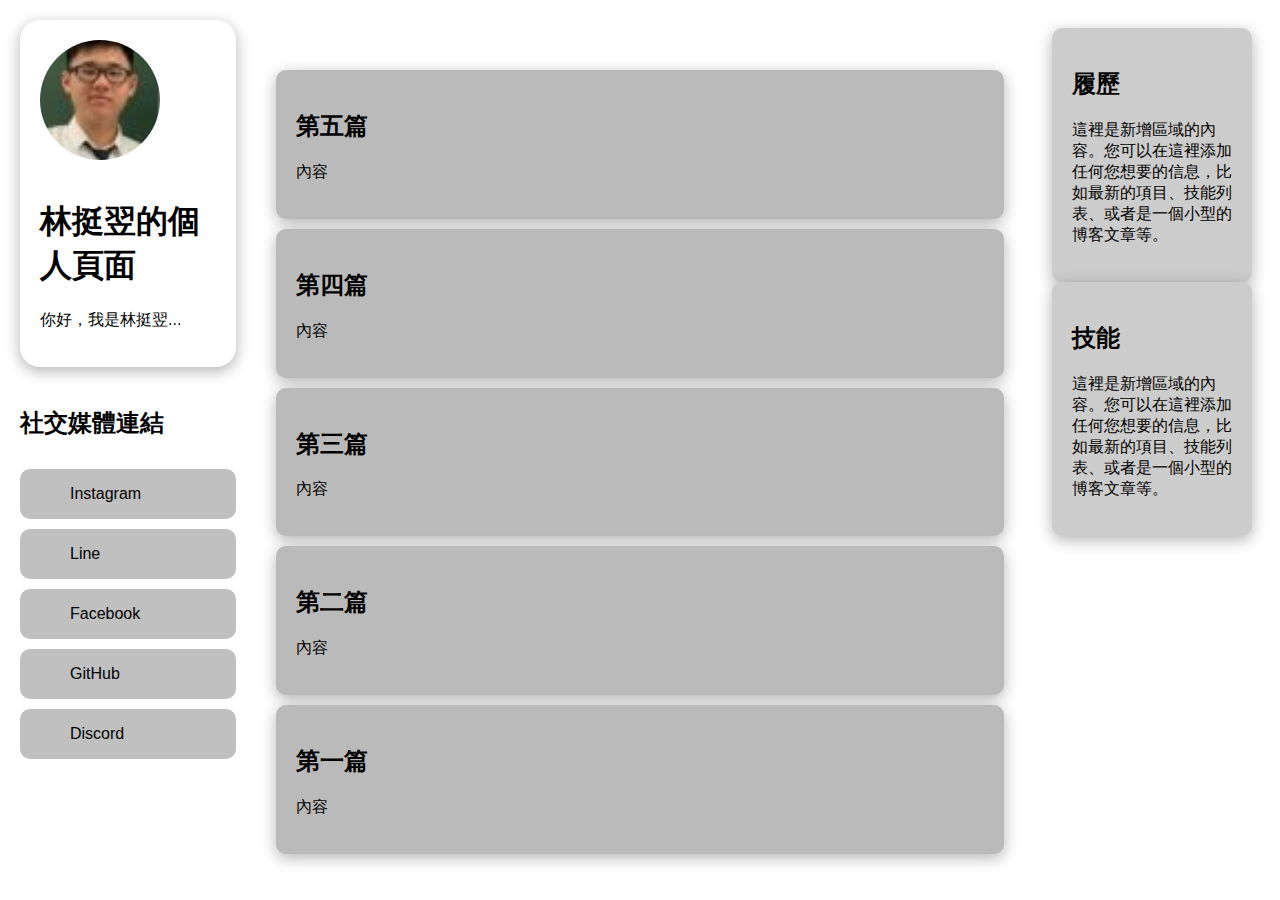
<file: 個人網頁/index.html>
<!DOCTYPE html>
<html lang="en">
<head>
    <meta charset="UTF-8">
    <title>個人網頁</title>
</head>
    <frameset cols="2,6,2" frameborder='0'>
    <frame src="list.html" name="list">
    <frame src="body.html" name="body">
    <frame src="right.html" name="right">
    </frameset>
</html>
<!-- http://www.slime.com.tw/teach/handbook/test10.html 分割畫面-->
<!-- https://www.fooish.com/html/frameset-frame-tag.html html用法 -->
</file>
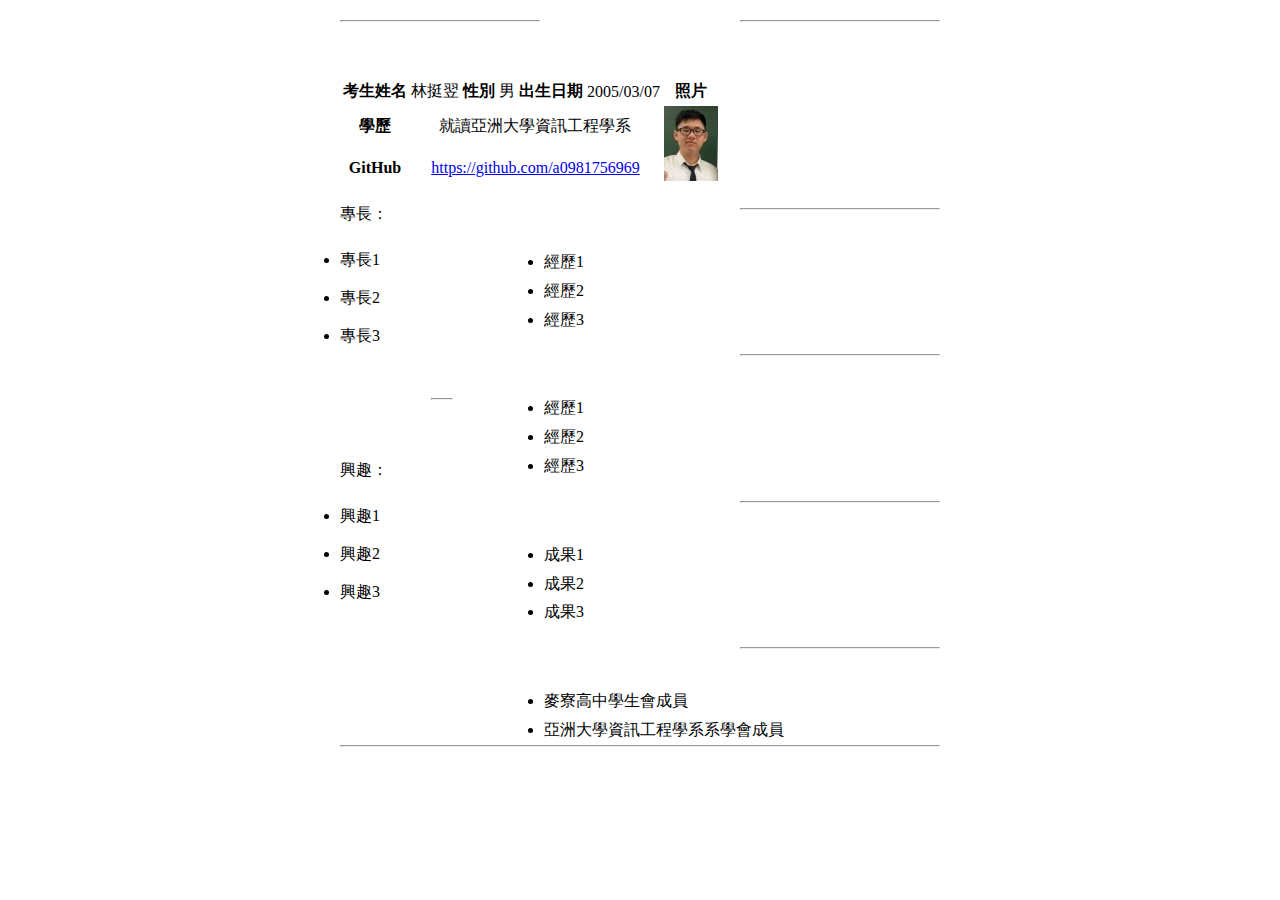
<file: 個人介紹/個人介紹.html>
<!doctype html>
<html lang="en">
    <head>
        <title>個人履歷</title>
        <!-- Required meta tags -->
        <meta charset="utf-8" />
        <meta
            name="viewport"
            content="width=device-width, initial-scale=1, shrink-to-fit=no"
        />

        <!-- Bootstrap CSS v5.2.1 -->
        <link
            href="https://cdn.jsdelivr.net/npm/bootstrap@5.3.2/dist/css/bootstrap.min.css"
            rel="stylesheet"
            integrity="sha384-T3c6CoIi6uLrA9TneNEoa7RxnatzjcDSCmG1MXxSR1GAsXEV/Dwwykc2MPK8M2HN"
            crossorigin="anonymous"
        />
        <link href="個人介紹.css" rel="stylesheet" />
    </head>
    <body>
        <header>
            <hr class="border border-danger border-2 opacity-50 lefth">
            <hr class="border border-danger border-2 opacity-50 righth">
            <h3 class="p-3 mb-2 bg-primary text-white h3">基本資料</h3>
            
        </header>
        <main>
            <table class="tablea table table-bordered border-secondary">
                <br/>
                <tr>
                    <th>考生姓名</th>
                    <td>林挺翌</td>
                    <th>性別</th>
                    <td>男</td>
                    <th>出生日期</th>
                    <td>2005/03/07</td>
                    <th>照片</th>
                </tr>
                <tr>
                    <th>學歷</th>
                    <td colspan="5">就讀亞洲大學資訊工程學系</td>
                    <td rowspan="2"><img src="個人介紹.jpg"></img></td>
                </tr>
                <tr>
                    <th>GitHub</th>
                    <td colspan="5"><a href="https://github.com/a0981756969">https://github.com/a0981756969</a></td>
                </tr>
            </table>
        </main>
        <footer>
            <div class="left">
                <p>專長：</p>
                    <li class="fw-bold fs-6 li">專長1</li>
                    <li class="fw-bold fs-6 li">專長2</li>
                    <li class="fw-bold fs-6 li">專長3</li>
                <br/>
                <br/>
                <hr class="border border-danger border-2 opacity-50 left1">
                <br/>
                <br/>
                <p>興趣：</p>
                    <li class="fw-bold fs-6 li">興趣1</li>
                    <li class="fw-bold fs-6 li">興趣2</li>
                    <li class="fw-bold fs-6 li">興趣3</li>
            </div>
            <div class="right">
                <hr class="border border-danger border-2 opacity-50 righth righth1">
                <h3 class="p-3 mb-2 bg-primary text-white h3 h3r">各項經歷</h3>
                    <li class="fw-bold fs-6 li2">經歷1</li>
                    <li class="fw-bold fs-6 li2">經歷2</li>
                    <li class="fw-bold fs-6 li2">經歷3</li>
                <hr class="border border-danger border-2 opacity-50 righth righth1">
                <h3 class="p-3 mb-2 bg-primary text-white h3 h3r">實務/研究經歷</h3>
                    <li class="fw-bold fs-6 li2">經歷1</li>
                    <li class="fw-bold fs-6 li2">經歷2</li>
                    <li class="fw-bold fs-6 li2">經歷3</li>
                <hr class="border border-danger border-2 opacity-50 righth righth1">
                <h3 class="p-3 mb-2 bg-primary text-white h3 h3r">學習成果</h3>
                    <li class="fw-bold fs-6 li2">成果1</li>
                    <li class="fw-bold fs-6 li2">成果2</li>
                    <li class="fw-bold fs-6 li2">成果3</li>
                <hr class="border border-danger border-2 opacity-50 righth righth1">
                <h3 class="p-3 mb-2 bg-primary text-white h3 h3r">社團經歷</h3>
                    <li class="fw-bold fs-6 li2">麥寮高中學生會成員</li>
                    <li class="fw-bold fs-6 li2">亞洲大學資訊工程學系系學會成員</li>
            </div>  
            <hr class="border border-danger border-2 opacity-50">
        </footer>
        <!-- Bootstrap JavaScript Libraries -->
        <script
            src="https://cdn.jsdelivr.net/npm/@popperjs/core@2.11.8/dist/umd/popper.min.js"
            integrity="sha384-I7E8VVD/ismYTF4hNIPjVp/Zjvgyol6VFvRkX/vR+Vc4jQkC+hVqc2pM8ODewa9r"
            crossorigin="anonymous"
        ></script>

        <script
            src="https://cdn.jsdelivr.net/npm/bootstrap@5.3.2/dist/js/bootstrap.min.js"
            integrity="sha384-BBtl+eGJRgqQAUMxJ7pMwbEyER4l1g+O15P+16Ep7Q9Q+zqX6gSbd85u4mG4QzX+"
            crossorigin="anonymous"
        ></script>
    </body>
</html>
</file>
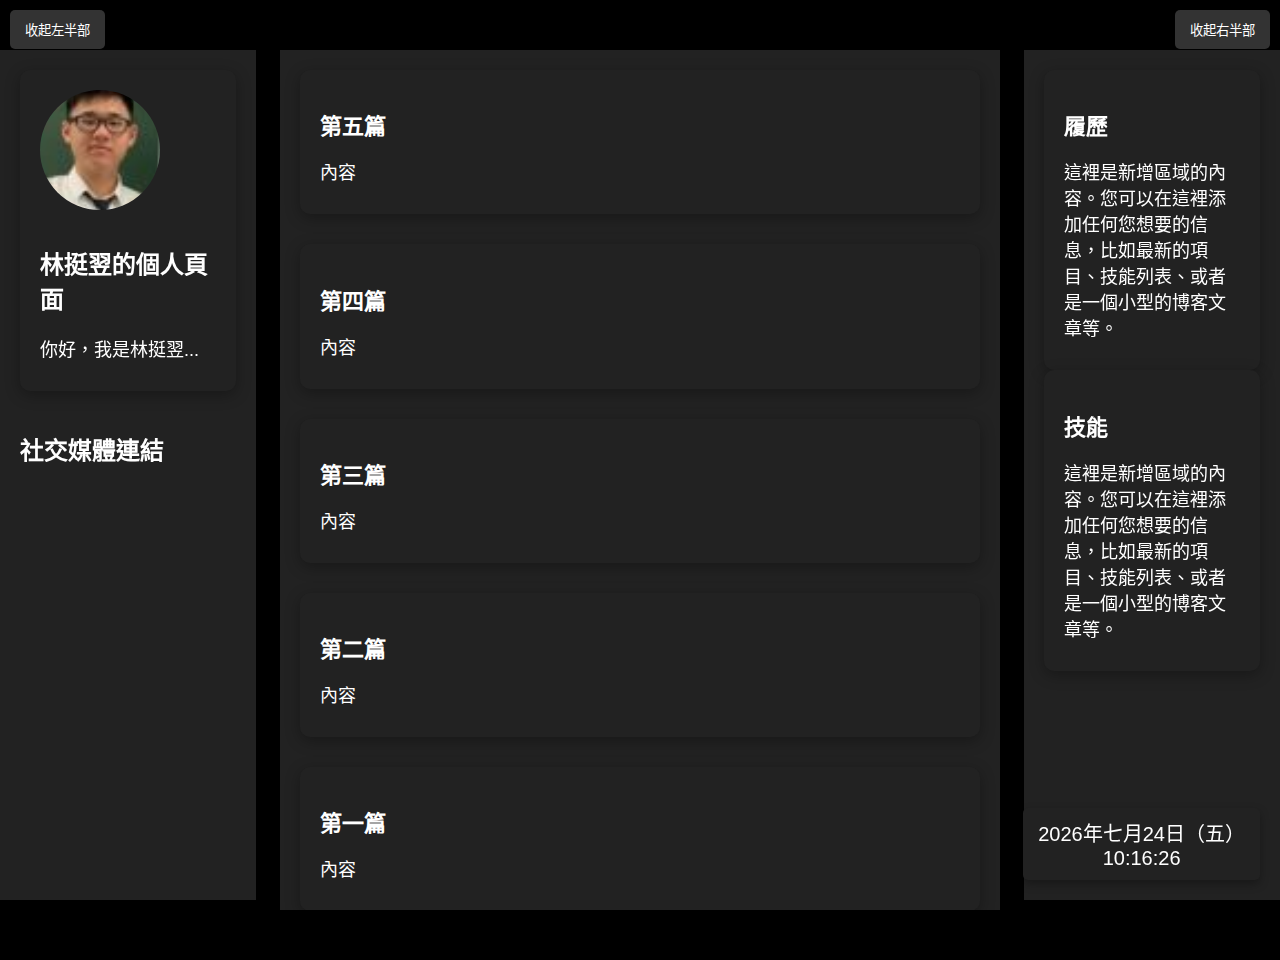
<file: 個人介紹/網頁.html>
<!DOCTYPE html>
<html lang="zh-TW">
<head>
    <meta charset="UTF-8">
    <meta name="viewport" content="width=device-width, initial-scale=1.0">
    <title>我的個人頁面</title>
    <link rel="stylesheet" href="網頁.css">
</head>
<body>
    <button id="toggle-left" class="toggle-button">收起左半部</button>
    <button id="toggle-right" class="toggle-button">收起右半部</button>
    <div class="page-container">
        <div class="left-column">
            <div class="about-me">
                <img src="個人介紹.jpg" alt="我的照片" class="profile-pic">
                <h1>林挺翌的個人頁面</h1>
                <p>你好，我是林挺翌...</p>
            </div>

            <div class="social-links" role="group" aria-labelledby="social-links-heading">
                <h2 id="social-links-heading" class="sr-only">社交媒體連結</h2>
                <a href="https://www.instagram.com/im.tingyi/" class="social-link" target="_blank" aria-label="訪問 Instagram 個人頁面">
                    <div class="icon instagram" aria-hidden="true"></div>
                    Instagram
                </a>
                <a href="https://line.me/ti/p/OamkV79JO3" class="social-link" target="_blank" aria-label="訪問 Line 個人頁面">
                    <div class="icon line" aria-hidden="true"></div>
                    Line
                </a>
                <a href="https://www.facebook.com/profile.php?id=100009687331551&locale=zh_TW" class="social-link" target="_blank" aria-label="訪問 Facebook 個人頁面">
                    <div class="icon facebook" aria-hidden="true"></div>
                    Facebook
                </a>
                <a href="https://github.com/your-username" class="social-link" target="_blank" aria-label="訪問 GitHub 個人頁面">
                    <div class="icon github" aria-hidden="true"></div>
                    GitHub
                </a>
                <a href="https://discord.gg/3gDmhzujNA" class="social-link" target="_blank" aria-label="訪問 Discord 個人頁面">
                    <div class="icon discord" aria-hidden="true"></div>
                    Discord
                </a>
            </div>
        </div>

        <div class="center-column">
            <section class="hidden-section section5">
                <h2>第五篇</h2>
                <p>
                    內容
                </p>
            </section>

            <section class="hidden-section section4">
                <h2>第四篇</h2>
                <p>
                    內容
                </p>
            </section>

            <section class="hidden-section section3">
                <h2>第三篇</h2>
                <p>
                    內容
                </p>
            </section>

            <section class="hidden-section section2">
                <h2>第二篇</h2>
                <p>
                    內容
                </p>
            </section>

            <section class="hidden-section section1">
                <h2>第一篇</h2>
                <p>
                    內容
                </p>
            </section>

            
        </div>

        <div class="right-column">
            <section class="new-section">
                <h2>履歷</h2>
                <p>這裡是新增區域的內容。您可以在這裡添加任何您想要的信息，比如最新的項目、技能列表、或者是一個小型的博客文章等。</p>
            </section>

            <section class="new-section">
                <h2>技能</h2>
                <p>這裡是新增區域的內容。您可以在這裡添加任何您想要的信息，比如最新的項目、技能列表、或者是一個小型的博客文章等。</p>
            </section>
        </div>
    </div>

    <div id="clock" class="clock"></div>

    <script src="網頁.js"></script>
</body>
</html>
</file>
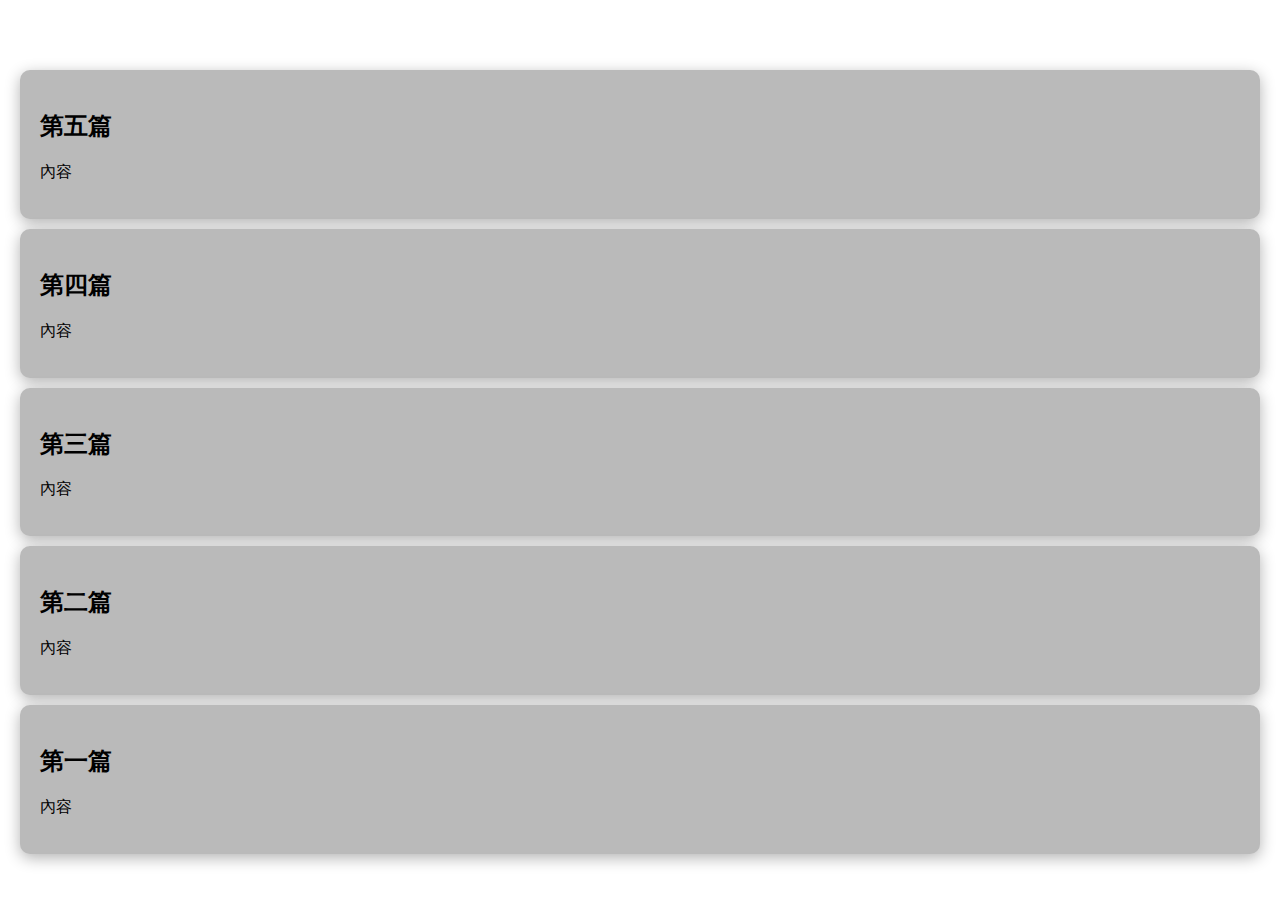
<file: 個人網頁/body.html>
<!DOCTYPE html>
<html lang="en">
<head>
    <meta charset="UTF-8">
    <meta name="viewport" content="width=device-width, initial-scale=1.0">
    <title>Document</title>
    <link rel="stylesheet" href="body.css">
</head>
<body>
    <div class="center-column">
        <section class="hidden-section section5">
            <h2>第五篇</h2>
            <p>
                內容
            </p>
        </section>
        <section class="hidden-section section4">
            <h2>第四篇</h2>
            <p>
                內容
            </p>
        </section>
        <section class="hidden-section section3">
            <h2>第三篇</h2>
            <p>
                內容
            </p>
        </section>
        <section class="hidden-section section2">
            <h2>第二篇</h2>
            <p>
                內容
            </p>
        </section>
        <section class="hidden-section section1">
            <h2>第一篇</h2>
            <p>
                內容
            </p>
        </section>
    </div>
</body>
</html>
</file>
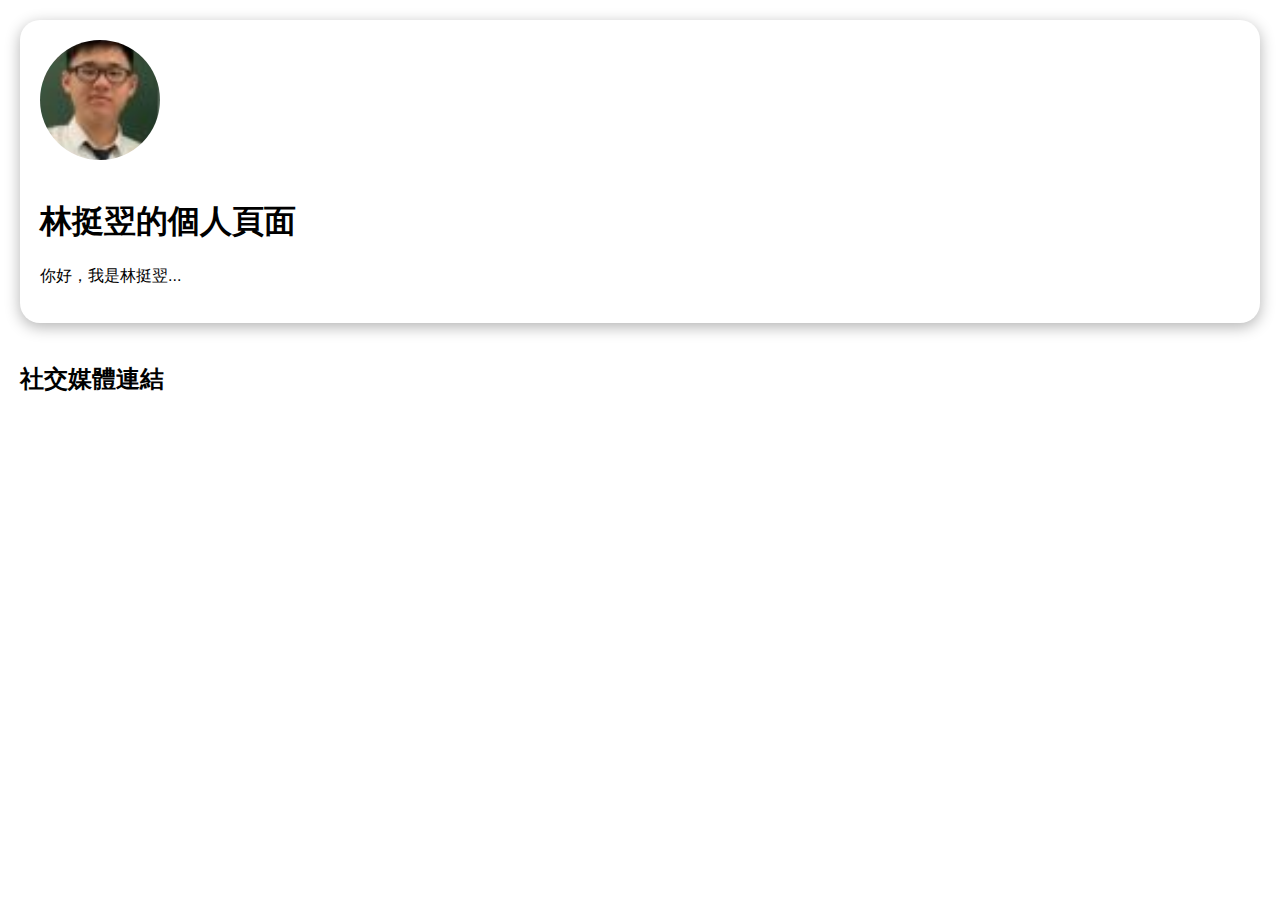
<file: 個人網頁/list.html>
<!DOCTYPE html>
<html lang="en">
<head>
    <meta charset="UTF-8">
    <meta name="viewport" content="width=device-width, initial-scale=1.0">
    <title>Document</title>
    <link rel="stylesheet" href="list.css">
</head>
<body>
    <div class="center-column">
        <div class="about-me">
            <img src="https://lintingyi0307.github.io/%E8%B3%87%E6%96%99/%E7%85%A7%E7%89%87/%E5%A4%A7%E9%A0%AD%E7%85%A7.jpg" alt="ptoho" class="profile-pic">
            <h1>林挺翌的個人頁面</h1>
            <p>你好，我是林挺翌...</p>
        </div>

        <div class="social-links" role="group" aria-labelledby="social-links-heading">
            <h2 id="social-links-heading">社交媒體連結</h2>
            <a href="https://www.instagram.com/im.tingyi/" class="social-link" target="_blank" aria-label="訪問 Instagram 個人頁面">
                <div class="icon instagram" aria-hidden="true"></div>
                Instagram
            </a>
            <a href="https://line.me/ti/p/OamkV79JO3" class="social-link" target="_blank" aria-label="訪問 Line 個人頁面">
                <div class="icon line" aria-hidden="true"></div>
                Line
            </a>
            <a href="https://www.facebook.com/profile.php?id=100009687331551&locale=zh_TW" class="social-link" target="_blank" aria-label="訪問 Facebook 個人頁面">
                <div class="icon facebook" aria-hidden="true"></div>
                Facebook
            </a>
            <a href="https://github.com/your-username" class="social-link" target="_blank" aria-label="訪問 GitHub 個人頁面">
                <div class="icon github" aria-hidden="true"></div>
                GitHub
            </a>
            <a href="https://discord.gg/3gDmhzujNA" class="social-link" target="_blank" aria-label="訪問 Discord 個人頁面">
                <div class="icon discord" aria-hidden="true"></div>
                Discord
            </a>
        </div>
    </div>
</body>
</html>
</file>
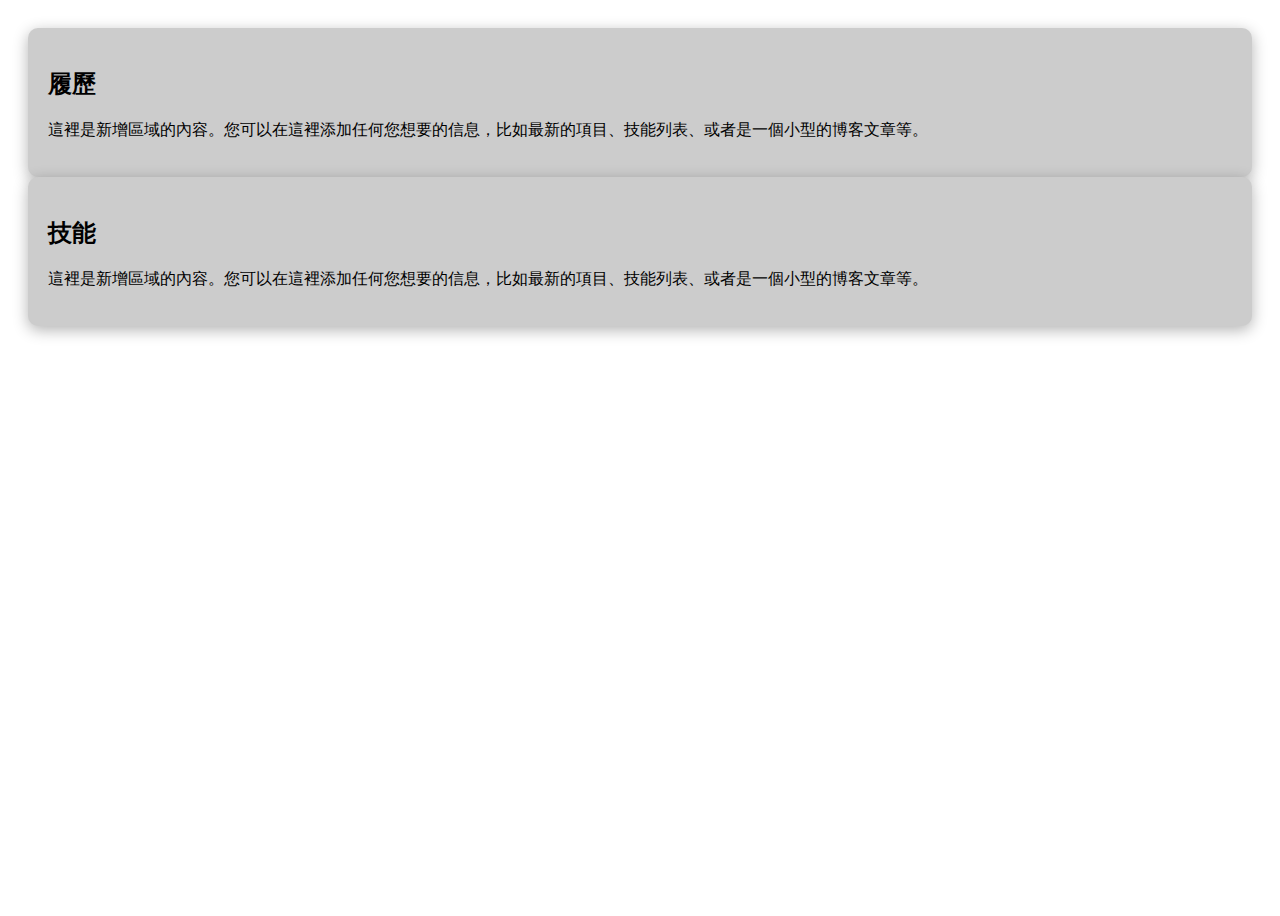
<file: 個人網頁/right.html>
<!DOCTYPE html>
<html lang="en">
<head>
    <meta charset="UTF-8">
    <meta name="viewport" content="width=device-width, initial-scale=1.0">
    <title>Document</title>
    <link rel="stylesheet" href="right.css">
</head>
<body>
    <div class="center-column">
        <section class="new-section">
            <h2>履歷</h2>
            <p>這裡是新增區域的內容。您可以在這裡添加任何您想要的信息，比如最新的項目、技能列表、或者是一個小型的博客文章等。</p>
        </section>

        <section class="new-section">
            <h2>技能</h2>
            <p>這裡是新增區域的內容。您可以在這裡添加任何您想要的信息，比如最新的項目、技能列表、或者是一個小型的博客文章等。</p>
        </section>
    </div>  
</body>
</html>
</file>
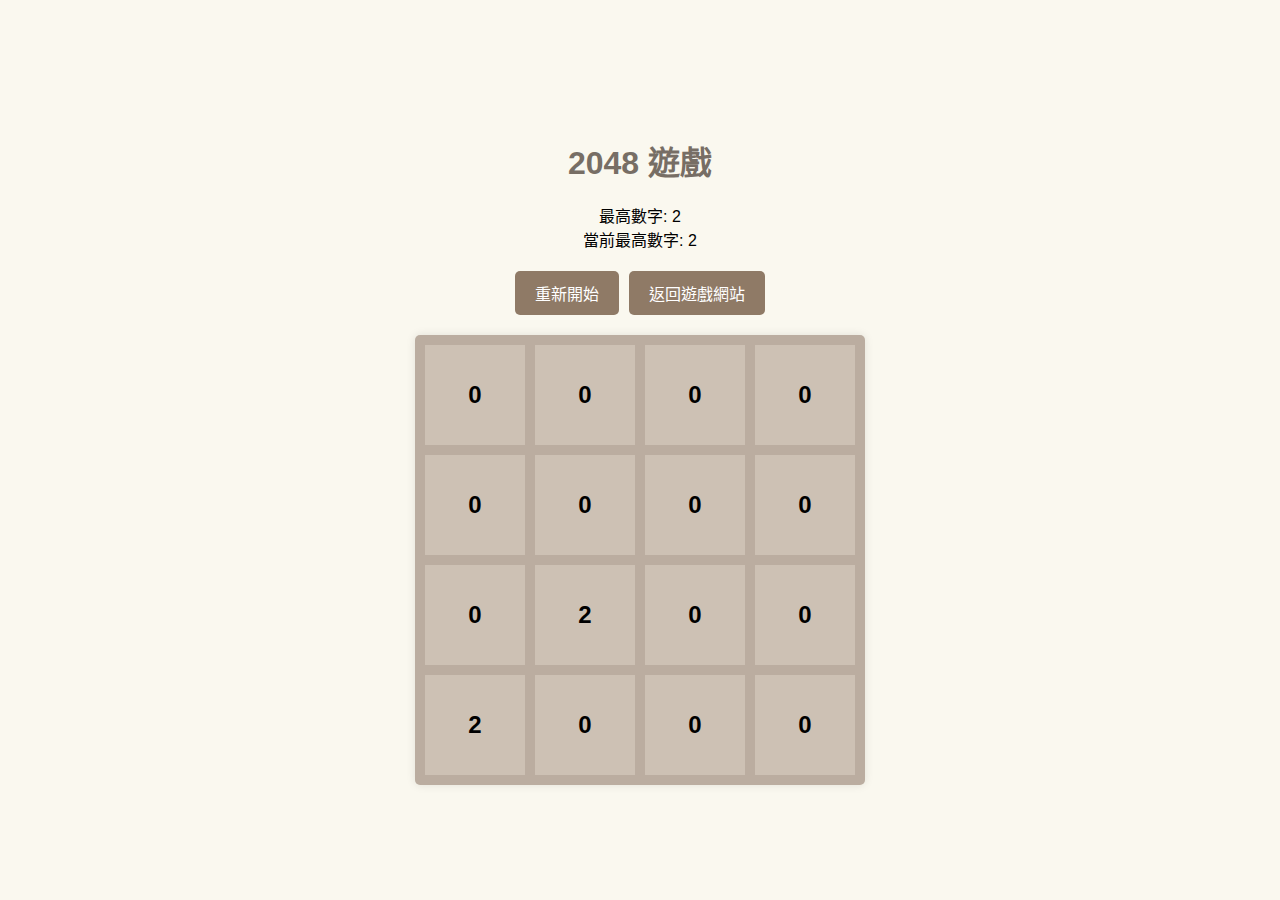
<file: 遊戲庫/2048/2048.html>
<!DOCTYPE html>
<html lang="zh-TW">
<head>
    <meta charset="UTF-8">
    <meta name="viewport" content="width=device-width, initial-scale=1.0">
    <title>2048 遊戲</title>
    <link rel="stylesheet" href="2048.css">
</head>
<body>
    <h1>2048 遊戲</h1>
    <div class="score-container">
        <div>最高數字: <span id="best-tile">0</span></div>
        <div>當前最高數字: <span id="current-best-tile">0</span></div>
    </div>
    <div class="button-container">
        <button id="restart-button">重新開始</button>
        <button id="return-button">返回遊戲網站</button>
    </div>
    <div class="game-container">
        <div class="grid-container">
            <div class="grid" id="grid-0"></div>
            <div class="grid" id="grid-1"></div>
            <div class="grid" id="grid-2"></div>
            <div class="grid" id="grid-3"></div>
            <div class="grid" id="grid-4"></div>
            <div class="grid" id="grid-5"></div>
            <div class="grid" id="grid-6"></div>
            <div class="grid" id="grid-7"></div>
            <div class="grid" id="grid-8"></div>
            <div class="grid" id="grid-9"></div>
            <div class="grid" id="grid-10"></div>
            <div class="grid" id="grid-11"></div>
            <div class="grid" id="grid-12"></div>
            <div class="grid" id="grid-13"></div>
            <div class="grid" id="grid-14"></div>
            <div class="grid" id="grid-15"></div>
        </div>
    </div>
    <script src="2048.js"></script>
</body>
</html>
</file>
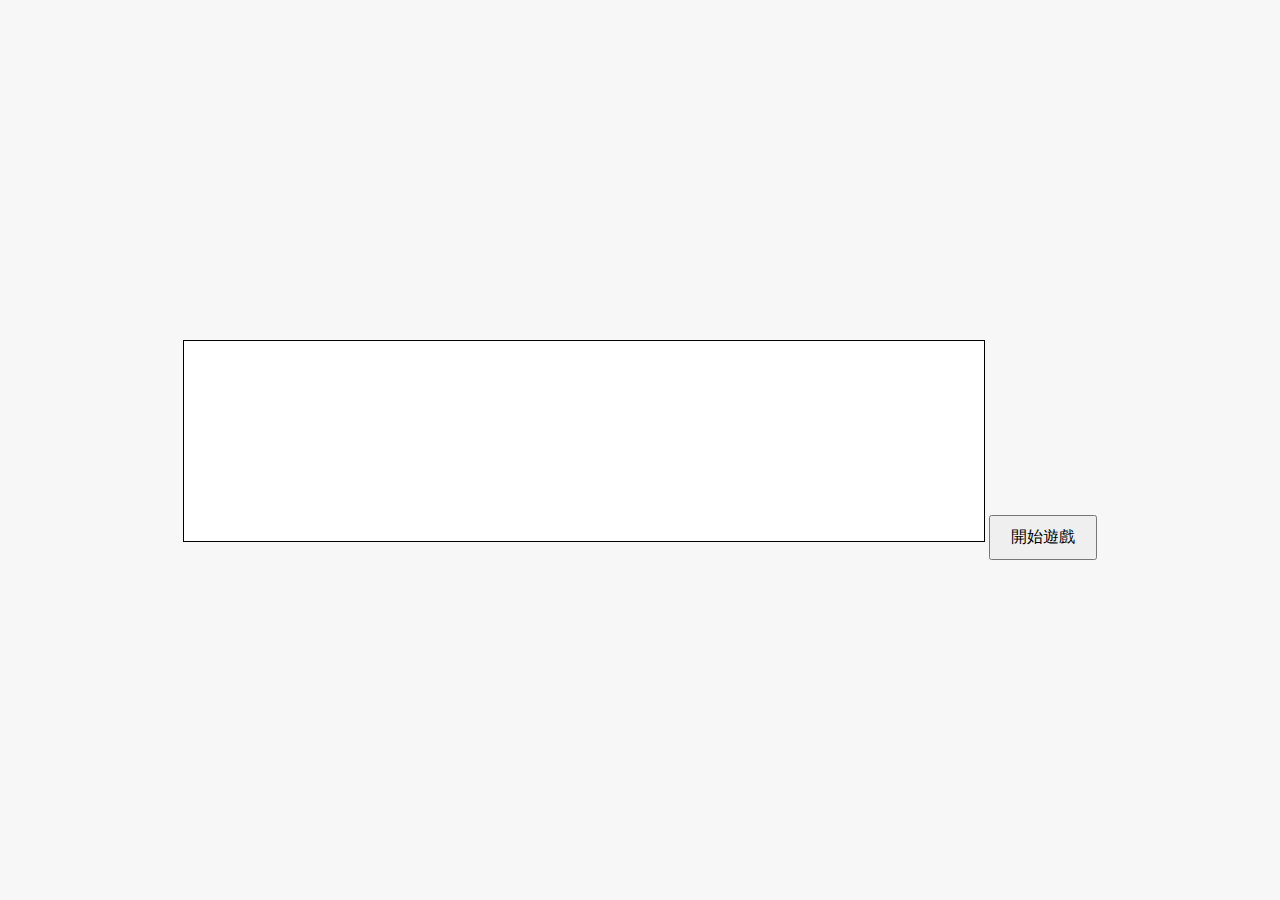
<file: 遊戲庫/恐龍/恐龍.html>
<!DOCTYPE html>
<html lang="en">
<head>
    <meta charset="UTF-8">
    <meta name="viewport" content="width=device-width, initial-scale=1.0">
    <title>恐龍</title>
    <link rel="stylesheet" href="styles.css">
</head>
<body>
    <div id="gameContainer">
        <canvas id="gameCanvas" width="800" height="200"></canvas>
        <button id="startButton">開始遊戲</button>
    </div>
    <script src="game.js"></script>
</body>
</html>
</file>
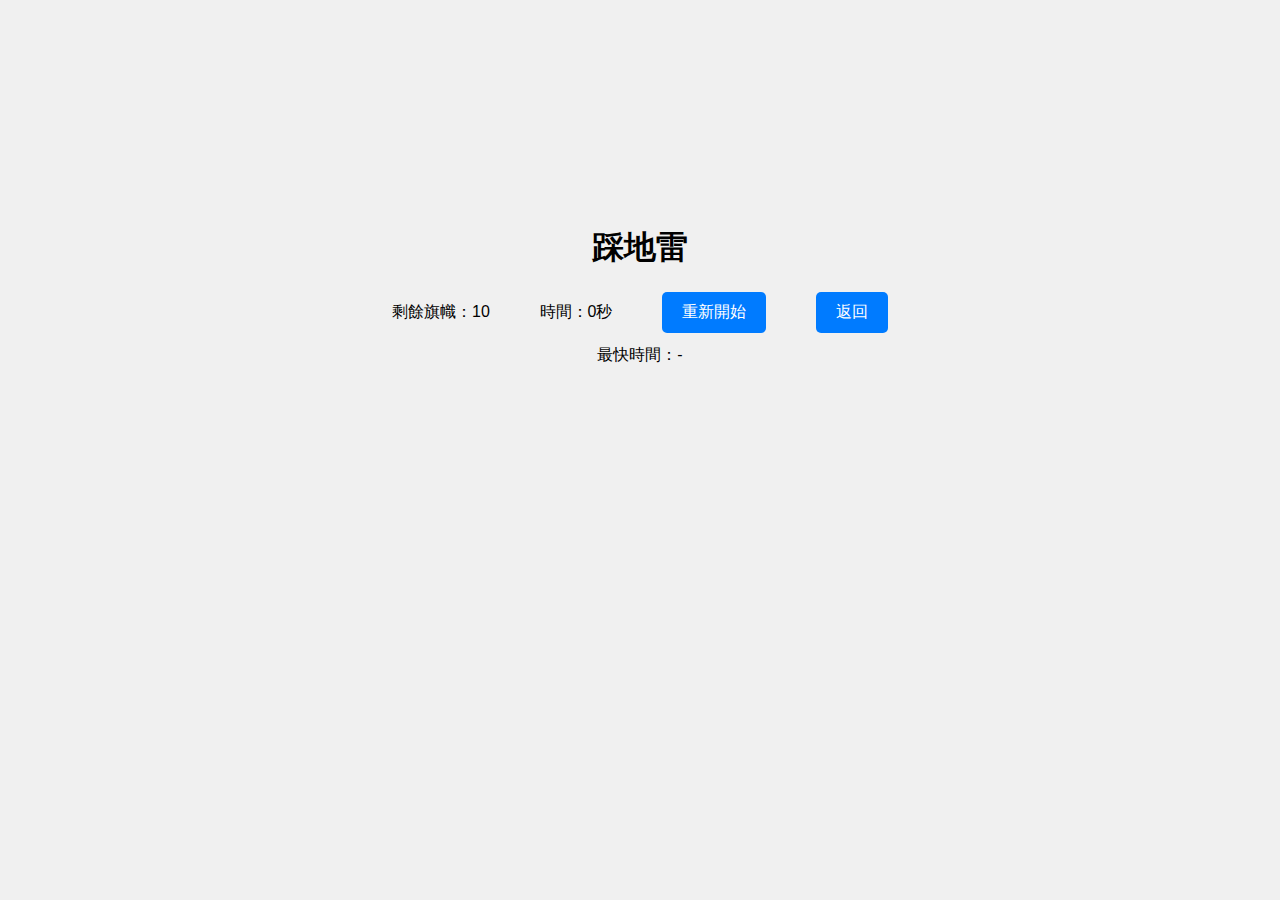
<file: 遊戲庫/踩地雷/1.html>
<!DOCTYPE html>
<html lang="zh-Hant">
<head>
    <meta charset="UTF-8">
    <meta name="viewport" content="width=device-width, initial-scale=1.0">
    <title>踩地雷遊戲</title>
    <link rel="stylesheet" href="style.css">
</head>
<body>
    <h1>踩地雷</h1>
    <div id="controls">
        <span id="flagsLeft">剩餘旗幟：10</span>
        <span id="timer">時間：0秒</span>
        <button id="restartBtn">重新開始</button>
        <button id="returnBtn">返回</button> <!-- 新增返回按鈕 -->
    </div>
    <div id="bestTime">最快時間：-</div>
    <div id="game-container"></div>
    <script src="script.js"></script>
</body>
</html>
</file>
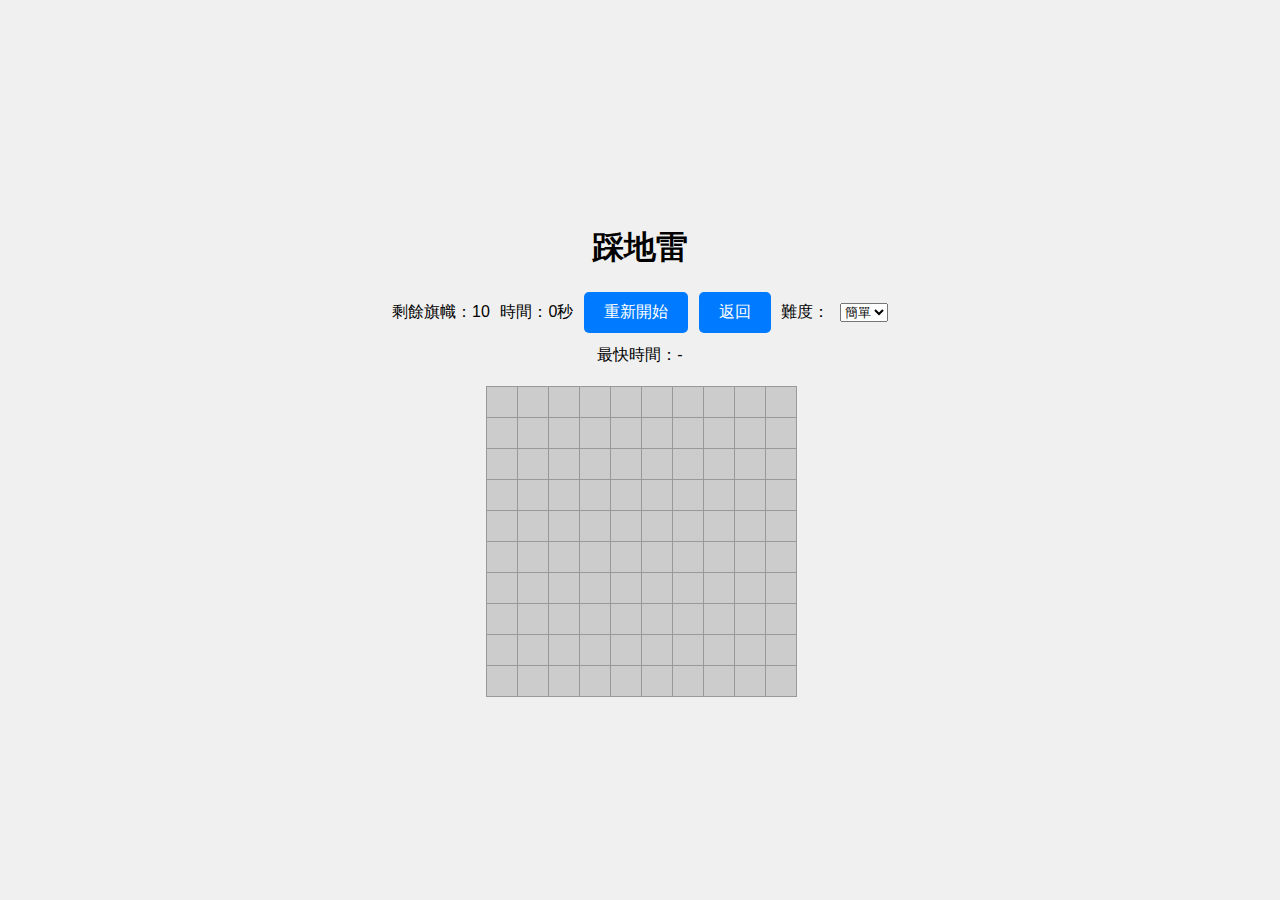
<file: 遊戲庫/踩地雷/test.html>
<!DOCTYPE html>
<html lang="zh-Hant">
<head>
    <meta charset="UTF-8">
    <meta name="viewport" content="width=device-width, initial-scale=1.0">
    <title>踩地雷遊戲</title>
    <!-- 引入外部樣式表 -->
    <link rel="stylesheet" href="test.css">
</head>
<body>
    <!-- 頁面標題 -->
    <h1>踩地雷</h1>
    
    <!-- 控制面板 -->
    <div id="controls">
        <!-- 顯示剩餘旗幟數量 -->
        <span id="flagsLeft">剩餘旗幟：10</span>
        <!-- 顯示計時器 -->
        <span id="timer">時間：0秒</span>
        <!-- 重新開始遊戲按鈕 -->
        <button id="restartBtn">重新開始</button>
        <!-- 新增返回按鈕，返回遊戲網站 -->
        <button id="returnBtn">返回</button>
        <label for="difficultySelect">難度：</label>
        <select id="difficultySelect">
            <option value="easy">簡單</option>
            <option value="medium">中等</option>
            <option value="hard">困難</option>
        </select>
    </div>
    <!-- 顯示最快完成遊戲的時間 -->
    <div id="bestTime">最快時間：-</div>
    
    <!-- 遊戲主容器 -->
    <div id="game-container"></div>
    
    <!-- 引入外部腳本 -->
    <script src="test.js"></script>
</body>
</html>
</file>
<file: 個人介紹/個人介紹.css>
body{
    max-width: 600px;
    max-height: 900px;
    font-family: 標楷體;
    margin: 0 auto;
    font-size: 16px;
}
.righth{
    float: right;
    width:33%;
    margin-top: 20px;
}
.righth1{
    width: 50%;
}
.lefth{
    float: left;
    width: 33%;
    margin-top: 20px;
}
.h3{
    text-align:center;
    /*置中*/
    color:white;
    /*文字顏色*/
    font-size: 20px;
    height: 40px;
    width:34%;
    line-height:10px;
    margin-left: 33%;
    margin-right: 33%;
    margin-top: 0px;
}
.tablea{
    text-align: center;
    border-color: black;
}
.left1{
    width: 10%;
}
.left{
    height: auto;
    width: 34%;
    float: left;
}
.right{
    margin-top: 0px;
    height: auto;
    width: 66%;
    background-color:rgb(255, 255, 255);
    float: left;
}
.h3r{
    margin-left: 0;
    width:50%;
}
.li{
    line-height: 1cm;
}
.li2{
    line-height: 1.8em;
}
</file>
<file: 個人介紹/網頁.css>
/* 基本樣式 */
body {
    background-color: #000;
    color: #fff;
    font-family: 'Roboto', Arial, sans-serif;
    margin: 0;
    overflow: hidden; /* 隱藏整體滾動條 */
    transition: background-color 0.3s, color 0.3s;
}

.page-container {
    display: flex;
    justify-content: center; /* 使內容在中間對齊 */
    max-width: 1200px;
    margin: 50px auto;
    padding: 0;
    height: calc(100vh - 40px); /* 設置高度以確保滾動效果 */
    position: relative;
}

/* 左列樣式 */
.left-column {
    position: fixed;
    top: 50px;
    bottom: 0;
    left: 0;
    width: 20%;
    background-color: #222;
    box-shadow: 0 4px 15px rgba(0, 0, 0, 0.3);
    padding: 20px;
    box-sizing: border-box; /* 包括內邊距在內 */
}

/* 右列樣式 */
.right-column {
    position: fixed;
    top: 50px;
    bottom: 0;
    right: 0;
    width: 20%;
    background-color: #222;
    box-shadow: 0 4px 15px rgba(0, 0, 0, 0.3);
    padding: 20px;
    box-sizing: border-box; /* 包括內邊距在內 */
}

/* 中間列樣式 */
.center-column {
    margin: 0 20%; /* 確保左右列之間有相同的間距 */
    padding: 20px;
    overflow-y: auto;
    height: 100%; /* 使中間列佔滿整個容器的高度 */
    background-color: #222; /* 默認背景色 */
    box-sizing: border-box; /* 包括內邊距在內 */
}

/* 隱藏滾動條 */
.center-column::-webkit-scrollbar {
    display: none; /* Chrome, Safari, and Opera */
}

.center-column {
    -ms-overflow-style: none; /* IE and Edge */
    scrollbar-width: none; /* Firefox */
}

/* 調整中間列的寬度 */
.page-container .center-column {
    flex-basis: 60%; /* 增大中間列寬度 */
    padding: 20px;
}

/* 確保內容不會超出視窗 */
.left-column, .center-column, .right-column {
    box-sizing: border-box;
}

/* 左列樣式 */
.about-me {
    background-color: #222;
    border-radius: 10px;
    padding: 20px;
    margin-bottom: 20px;
    box-shadow: 0 4px 15px rgba(0, 0, 0, 0.3);
}

.profile-pic {
    width: 120px;
    height: 120px;
    border-radius: 50%;
    margin-bottom: 15px;
    object-fit: cover;
}

.social-links {
    display: flex;
    flex-direction: column;
    gap: 10px;
}

.social-link {
    display: flex;
    align-items: center;
    background-color: #333;
    padding: 10px;
    border-radius: 5px;
    text-decoration: none;
    color: #fff;
    transition: background-color 0.3s ease, transform 0.3s ease;
    opacity: 0;
    animation: fadeInScale 1s forwards;
}

@keyframes fadeInScale {
    to {
        opacity: 1;
        transform: scale(1);
    }
}

.social-link:nth-child(1) { animation-delay: 0.5s; }
.social-link:nth-child(2) { animation-delay: 0.7s; }
.social-link:nth-child(3) { animation-delay: 0.9s; }
.social-link:nth-child(4) { animation-delay: 1.1s; }
.social-link:nth-child(5) { animation-delay: 1.3s; }
.social-link:nth-child(6) { animation-delay: 1.5s; }

.social-link:hover {
    background-color: #555;
    transform: translateX(5px);
}

.icon {
    width: 30px;
    height: 30px;
    margin-right: 10px;
    background-size: contain;
    background-repeat: no-repeat;
    transition: transform 0.3s ease, box-shadow 0.3s ease;
}

.social-link:hover .icon {
    transform: scale(1.2) rotate(360deg);
    box-shadow: 0 4px 15px rgba(252, 252, 252, 0.5);
}

/* 社交媒體圖標 */
.icon.instagram { background-image: url('https://upload.wikimedia.org/wikipedia/commons/a/a5/Instagram_icon.png'); }
.icon.line { background-image: url('https://upload.wikimedia.org/wikipedia/commons/4/41/LINE_logo.svg'); }
.icon.facebook { background-image: url('https://upload.wikimedia.org/wikipedia/commons/5/51/Facebook_f_logo_%282019%29.svg'); }
.icon.github { background-image: url('https://upload.wikimedia.org/wikipedia/commons/9/91/Octicons-mark-github.svg'); }
.icon.discord { background-image: url('https://dl.memuplay.com/new_market/img/com.discord.icon.2024-03-06-12-12-03.png'); }

/* 中間列樣式 */
.hidden-section {
    opacity: 0;
    transform: translateY(50px);
    transition: opacity 0.6s ease-out, transform 0.6s ease-out;
    margin-bottom: 30px;
    background-color: #222;
    padding: 20px;
    border-radius: 10px;
    box-shadow: 0 4px 15px rgba(0, 0, 0, 0.3);
}

.hidden-section.section4, .hidden-section.section5 {
    display: block; /* 確保顯示區塊 */
    opacity: 1; /* 確保可見性 */
    transform: none; /* 取消位移效果 */
}

.hidden-section.visible {
    opacity: 1;
    transform: translateY(0);
}

.hidden-section.invisible {
    opacity: 0;
    transform: translateY(-50px);
}

/* 右列樣式 */
.right-column .new-section {
    background-color: #222;
    border-radius: 10px;
    padding: 20px;
    box-shadow: 0 4px 15px rgba(0, 0, 0, 0.3);
}

/* 其他樣式 */
h1 {
    font-size: 24px;
    margin-bottom: 20px;
}

p {
    font-size: 18px;
    margin-bottom: 10px;
}

section h2 {
    font-size: 22px;
    margin-bottom: 15px;
}

section p {
    font-size: 18px;
}

/* 主題切換按鈕樣式 */
.toggle-button {
    position: fixed;
    background-color: #333;
    color: #fff;
    border: none;
    padding: 10px 15px;
    border-radius: 5px;
    cursor: pointer;
    z-index: 1000;
}

#toggle-left {
    top: 10px;
    left: 10px;
}

#toggle-right {
    top: 10px;
    right: 10px;
}
/* 時間顯示樣式 */
.clock {
    position: fixed;
    bottom: 20px;
    right: 20px;
    background-color: #222;
    color: #fff;
    padding: 10px 15px;
    border-radius: 5px;
    box-shadow: 0 4px 10px rgba(0, 0, 0, 0.3);
    font-size: 20px;
    z-index: 1000;
    text-align: center;
}

/* 淺色主題 */
body.light-theme {
    background-color: #f4f4f4;
    color: #333;
}

body.light-theme .about-me,
body.light-theme .hidden-section,
body.light-theme .new-section {
    background-color: #fff;
    box-shadow: 0 4px 15px rgba(0, 0, 0, 0.1);
}

body.light-theme .social-link {
    background-color: #eee;
    color: #333;
}

body.light-theme .social-link:hover {
    background-color: #ddd;
}

body.light-theme .theme-toggle {
    background-color: #ddd;
    color: #333;
}

body.light-theme .theme-toggle:hover {
    background-color: #ccc;
}

body.light-theme .clock {
    background-color: #ddd;
    color: #333;
}

/* 響應式設計 */

/* 大屏幕 (1024px 以上) */
@media only screen and  (max-width: 1024px) {
    .page-container {
        flex-direction: column;
    }

    .left-column, .center-column, .right-column {
        flex-basis: 100%;
        margin: 0 0 30px 0;
    }
}
/* 中屏幕 (768px 以上) */
@media only screen and  (max-width: 768px) {
    .toggle-button {
        display: block;
    }

    .left-column, .right-column {
        display: none; /* 隱藏左半部和右半部 */
    }

    .center-column {
        margin: 0; /* 去掉左右空隙 */
        width: 100%; /* 讓中間部分佔滿整個寬度 */
    }

    .social-links {
        flex-direction: row;
        flex-wrap: wrap;
        justify-content: center;
        gap: 10px;
    }

    .social-link {
        width: calc(50% - 10px);
        padding: 10px;
    }

    .icon {
        width: 40px;
        height: 40px;
    }
}

/* 小屏幕 (480px 以上) */
@media only screen and  (max-width: 480px) {
    .left-column, .right-column {
        width: 100%;
        position: relative;
        margin-bottom: 20px;
        padding: 10px;
    }

    .center-column {
        margin: 0;
        width: 100%;
        padding: 10px;
    }

    .social-link {
        width: 100%;
        padding: 8px;
    }

    .icon {
        width: 35px;
        height: 35px;
    }

    .theme-toggle {
        top: 10px;
        right: 10px;
        padding: 8px 10px;
    }

    .clock {
        bottom: 10px;
        right: 10px;
        padding: 8px 10px;
        font-size: 18px;
    }
}
</file>
<file: 個人網頁/body.css>
/* 基本樣式 */
body {
    /* background-color: #000; */
    color: #000000;
    font-family: 'Roboto', Arial, sans-serif;
    margin: 0;
    transition: background-color 0.3s, color 0.3s;
    height: 100vh;
    overflow-y: hidden; /* 完全隱藏滾動條 */
}
.center-column {
    padding: 20px;
    height: 100%;
    overflow-y: scroll; /* 允許滾動但隱藏滾動條 */
    scrollbar-width: none; /* 隱藏滾動條 (Firefox) */
    -ms-overflow-style: none;  /* 隱藏滾動條 (IE 和 Edge) */
    box-sizing: border-box; /* 包括內邊距在內 */
}
.center-column::-webkit-scrollbar {
    display: none; /* 隱藏滾動條 (Chrome, Safari, 和 Opera) */
}
/* 中間列樣式 */
.hidden-section {
    opacity: 1;
    transform: translateY(50px);
    /* transition: opacity 0.6s ease-out, transform 0.6s ease-out; */
    margin-bottom: 10px;
    background-color: #bababa;
    padding: 20px;
    border-radius: 10px;
    box-shadow: 0 4px 15px rgba(0, 0, 0, 0.3);
    color: #000000;
}
</file>
<file: 個人網頁/list.css>
body {
    /* background-color: #000; */
    color: #000000;
    font-family: 'Roboto', Arial, sans-serif;
    margin: 0;
    transition: background-color 0.3s, color 0.3s;
    height: 100vh;
    width: 100%;
    overflow-y: hidden; /* 完全隱藏滾動條 */
}
.center-column {
    padding: 20px;
    height: 100%;
    overflow-y: scroll; /* 允許滾動但隱藏滾動條 */
    scrollbar-width: none; /* 隱藏滾動條 (Firefox) */
    -ms-overflow-style: none;  /* 隱藏滾動條 (IE 和 Edge) */
    box-sizing: border-box; /* 包括內邊距在內 */
}
.center-column::-webkit-scrollbar {
    display: none; /* 隱藏滾動條 (Chrome, Safari, 和 Opera) */
}
.about-me {
    /* background-color: #222; */
    border-radius: 20px;
    padding: 20px;
    margin-bottom: 20px;
    box-shadow: 0 4px 15px rgba(0, 0, 0, 0.3);
}
.social-links {
    display: flex;
    flex-direction: column;
    gap: 10px;
}
.social-link {
    display: flex;
    align-items: center;
    background-color: #c0c0c0;
    padding: 10px;
    border-radius: 10px;
    text-decoration: none;
    color: #000000;
    transition: background-color 0.3s ease, transform 0.3s ease;
    opacity: 0;
    animation: fadeInScale 1s forwards;
}
.social-link:hover {
    background-color: #555;
    transform: translateX(5px);
}
.social-link:hover .icon {
    transform: scale(1.2) rotate(360deg);
    box-shadow: 0 4px 15px rgba(252, 252, 252, 0.5);
}
/* 照片 */
.profile-pic {
    width: 120px;
    height: 120px;
    border-radius: 50%;
    margin-bottom: 15px;
    object-fit: cover;
}
/* 社交媒體圖標 */
@keyframes fadeInScale {
    to {
        opacity: 1;
        transform: scale(1);
    }
}
.icon {
    width: 30px;
    height: 30px;
    margin-right: 10px;
    background-size: contain;
    background-repeat: no-repeat;
    transition: transform 0.3s ease, box-shadow 0.3s ease;
}
.icon.instagram { background-image: url('https://upload.wikimedia.org/wikipedia/commons/a/a5/Instagram_icon.png'); }
.icon.line { background-image: url('https://upload.wikimedia.org/wikipedia/commons/4/41/LINE_logo.svg'); }
.icon.facebook { background-image: url('https://upload.wikimedia.org/wikipedia/commons/5/51/Facebook_f_logo_%282019%29.svg'); }
.icon.github { background-image: url('https://upload.wikimedia.org/wikipedia/commons/9/91/Octicons-mark-github.svg'); }
.icon.discord { background-image: url('https://dl.memuplay.com/new_market/img/com.discord.icon.2024-03-06-12-12-03.png'); }

.social-link:nth-child(1) { animation-delay: 0.5s; }
.social-link:nth-child(2) { animation-delay: 0.7s; }
.social-link:nth-child(3) { animation-delay: 0.9s; }
.social-link:nth-child(4) { animation-delay: 1.1s; }
.social-link:nth-child(5) { animation-delay: 1.3s; }
.social-link:nth-child(6) { animation-delay: 1.5s; }
</file>
<file: 個人網頁/right.css>
body {
    height: 100vh;
    overflow-y: hidden; /* 完全隱藏滾動條 */
}
.new-section {
    background-color: #cccccc;
    border-radius: 10px;
    padding: 20px;
    box-shadow: 0 4px 15px rgba(0, 0, 0, 0.3);
}
.center-column {
    padding: 20px;
    height: 100%;
    overflow-y: scroll; /* 允許滾動但隱藏滾動條 */
    scrollbar-width: none; /* 隱藏滾動條 (Firefox) */
    -ms-overflow-style: none;  /* 隱藏滾動條 (IE 和 Edge) */
    box-sizing: border-box; /* 包括內邊距在內 */
}
.center-column::-webkit-scrollbar {
    display: none; /* 隱藏滾動條 (Chrome, Safari, 和 Opera) */
}
</file>
<file: 遊戲庫/2048/2048.css>
body {
    font-family: Arial, sans-serif;
    display: flex;
    flex-direction: column;
    align-items: center;
    justify-content: center;
    height: 100vh;
    margin: 0;
    background-color: #faf8ef;
}

h1 {
    margin-bottom: 20px;
    color: #776e65;
}

.score-container {
    margin-bottom: 20px;
    text-align: center;
}

.button-container {
    display: flex;
    gap: 10px;
    margin-bottom: 20px;
}

.game-container {
    display: flex;
    flex-direction: column;
    align-items: center;
}

.grid-container {
    display: grid;
    grid-template-columns: repeat(4, 100px);
    grid-template-rows: repeat(4, 100px);
    gap: 10px;
    background-color: #bbada0;
    padding: 10px;
    border-radius: 5px;
    box-shadow: 0 0 10px rgba(0, 0, 0, 0.1);
}

.grid {
    width: 100px;
    height: 100px;
    background-color: #cdc1b4;
    display: flex;
    align-items: center;
    justify-content: center;
    font-size: 24px;
    font-weight: bold;
}

.grid[data-value='0'] {
    background-color: #cdc1b4;
    color: #cdc1b4;
}

.grid[data-value='2'] {
    background-color: #eee4da;
    color: #776e65;
}

.grid[data-value='4'] {
    background-color: #ede0c8;
    color: #776e65;
}

.grid[data-value='8'] {
    background-color: #f2b179;
    color: #f9f6f2;
}

.grid[data-value='16'] {
    background-color: #f59563;
    color: #f9f6f2;
}

.grid[data-value='32'] {
    background-color: #f67c5f;
    color: #f9f6f2;
}

.grid[data-value='64'] {
    background-color: #f65e3b;
    color: #f9f6f2;
}

.grid[data-value='128'] {
    background-color: #edcf72;
    color: #f9f6f2;
}

.grid[data-value='256'] {
    background-color: #edcc61;
    color: #f9f6f2;
}

.grid[data-value='512'] {
    background-color: #edc850;
    color: #f9f6f2;
}

.grid[data-value='1024'] {
    background-color: #edc53f;
    color: #f9f6f2;
}

.grid[data-value='2048'] {
    background-color: #edc22e;
    color: #f9f6f2;
}

button {
    padding: 10px 20px;
    font-size: 16px;
    background-color: #8f7a66;
    color: #fff;
    border: none;
    border-radius: 5px;
    cursor: pointer;
    transition: background-color 0.3s ease;
}

button:hover {
    background-color: #776e65;
}
</file>
<file: 遊戲庫/恐龍/styles.css>
body {
    display: flex;
    justify-content: center;
    align-items: center;
    height: 100vh;
    margin: 0;
    background-color: #f7f7f7;
    font-family: Arial, sans-serif;
}

#gameContainer {
    text-align: center;
}

canvas {
    border: 1px solid #000;
    background-color: #fff;
}

button {
    margin-top: 10px;
    padding: 10px 20px;
    font-size: 16px;
    cursor: pointer;
}
</file>
<file: 遊戲庫/踩地雷/style.css>
body {
    display: flex; /* 使用 flex 排版 */
    flex-direction: column; /* 垂直排列元素 */
    align-items: center; /* 水平居中 */
    justify-content: center; /* 垂直居中 */
    height: 100vh; /* 覆蓋全高度 */
    margin: 0; /* 無邊距 */
    max-width: 100%; /* 調整此值以適應不同寬度的容器 */
    background-color: #f0f0f0; /* 背景色 */
    font-family: Arial, sans-serif; /* 字體 */
}

h1 {
    margin: 20px 0; /* 上下邊距 */
}

#controls {
    display: flex; /* 使用 flex 排版 */
    justify-content: space-between; /* 元素間距分佈 */
    align-items: center; /* 元素垂直居中 */
    width: 100%; /* 控件容器寬度 */
    max-width: 500px; /* 調整此值以適應不同寬度的容器 */
    margin-bottom: 10px; /* 下邊距 */
}
#controls span, #controls button, #controls label, #controls select {
    margin:2px;
}
#bestTime {
    margin-bottom: 20px; /* 下邊距 */
}

#game-container {
    display: grid; /* 使用 grid 排版 */
    grid-template-columns: repeat(10, 30px); /* 定義 10 列，每列寬 40px */
    grid-template-rows: repeat(10, 30px); /* 定義 10 行，每行高 40px */
    gap: 1px; /* 格子間距 */
}

.cell {
    width: 30px; /* 格子寬度 */
    height: 30px; /* 格子高度 */
    background-color: #ccc; /* 背景色 */
    border: 1px solid #999; /* 邊框 */
    display: flex; /* 使用 flex 排版 */
    align-items: center; /* 垂直居中 */
    justify-content: center; /* 水平居中 */
    font-size: 20px; /* 字體大小 */
    cursor: pointer; /* 滑鼠指標 */
}

.cell.revealed {
    background-color: #eee; /* 揭示後的背景色 */
    cursor: default; /* 滑鼠指標 */
}

.cell.mine {
    background-color: red; /* 地雷的背景色 */
}

button {
    padding: 10px 20px; /* 內邊距 */
    font-size: 16px; /* 字體大小 */
    cursor: pointer; /* 滑鼠指標 */
    border: none; /* 無邊框 */
    border-radius: 5px; /* 圓角 */
    background-color: #007BFF; /* 按鈕背景色 */
    color: white; /* 按鈕字體顏色 */
}

button:hover {
    background-color: #0056b3; /* 按鈕懸停背景色 */
}

.cell.flagged {
    background-color: #ccc; /* 旗幟格子的背景色 */
    background-image: url('flag.png'); /* 旗幟圖片 */
    background-size: cover; /* 背景圖片大小 */
}
</file>
<file: 遊戲庫/踩地雷/test.css>
body {
    display: flex; /* 使用 flex 排版 */
    flex-direction: column; /* 垂直排列元素 */
    align-items: center; /* 水平居中 */
    justify-content: center; /* 垂直居中 */
    height: 100vh; /* 覆蓋全高度 */
    margin: 0; /* 無邊距 */
    max-width: 100%; /* 調整此值以適應不同寬度的容器 */
    background-color: #f0f0f0; /* 背景色 */
    font-family: Arial, sans-serif; /* 字體 */
}

h1 {
    margin: 20px 0; /* 上下邊距 */
}

#controls {
    display: flex; /* 使用 flex 排版 */
    justify-content: space-between; /* 元素間距分佈 */
    align-items: center; /* 元素垂直居中 */
    width: 100%; /* 控件容器寬度 */
    max-width: 500px; /* 調整此值以適應不同寬度的容器 */
    margin-bottom: 10px; /* 下邊距 */
}
#controls span, #controls button, #controls label, #controls select {
    margin:2px;
}
#bestTime {
    margin-bottom: 20px; /* 下邊距 */
}

#game-container {
    display: grid; /* 使用 grid 排版 */
    grid-template-columns: repeat(10, 30px); /* 定義 10 列，每列寬 40px */
    grid-template-rows: repeat(10, 30px); /* 定義 10 行，每行高 40px */
    gap: 1px; /* 格子間距 */
}

.cell {
    width: 30px; /* 格子寬度 */
    height: 30px; /* 格子高度 */
    background-color: #ccc; /* 背景色 */
    border: 1px solid #999; /* 邊框 */
    display: flex; /* 使用 flex 排版 */
    align-items: center; /* 垂直居中 */
    justify-content: center; /* 水平居中 */
    font-size: 20px; /* 字體大小 */
    cursor: pointer; /* 滑鼠指標 */
}

.cell.revealed {
    background-color: #eee; /* 揭示後的背景色 */
    cursor: default; /* 滑鼠指標 */
}

.cell.mine {
    background-color: red; /* 地雷的背景色 */
}

button {
    padding: 10px 20px; /* 內邊距 */
    font-size: 16px; /* 字體大小 */
    cursor: pointer; /* 滑鼠指標 */
    border: none; /* 無邊框 */
    border-radius: 5px; /* 圓角 */
    background-color: #007BFF; /* 按鈕背景色 */
    color: white; /* 按鈕字體顏色 */
}

button:hover {
    background-color: #0056b3; /* 按鈕懸停背景色 */
}

.cell.flagged {
    background-color: #ccc; /* 旗幟格子的背景色 */
    background-image: url('flag.png'); /* 旗幟圖片 */
    background-size: cover; /* 背景圖片大小 */
}
</file>
